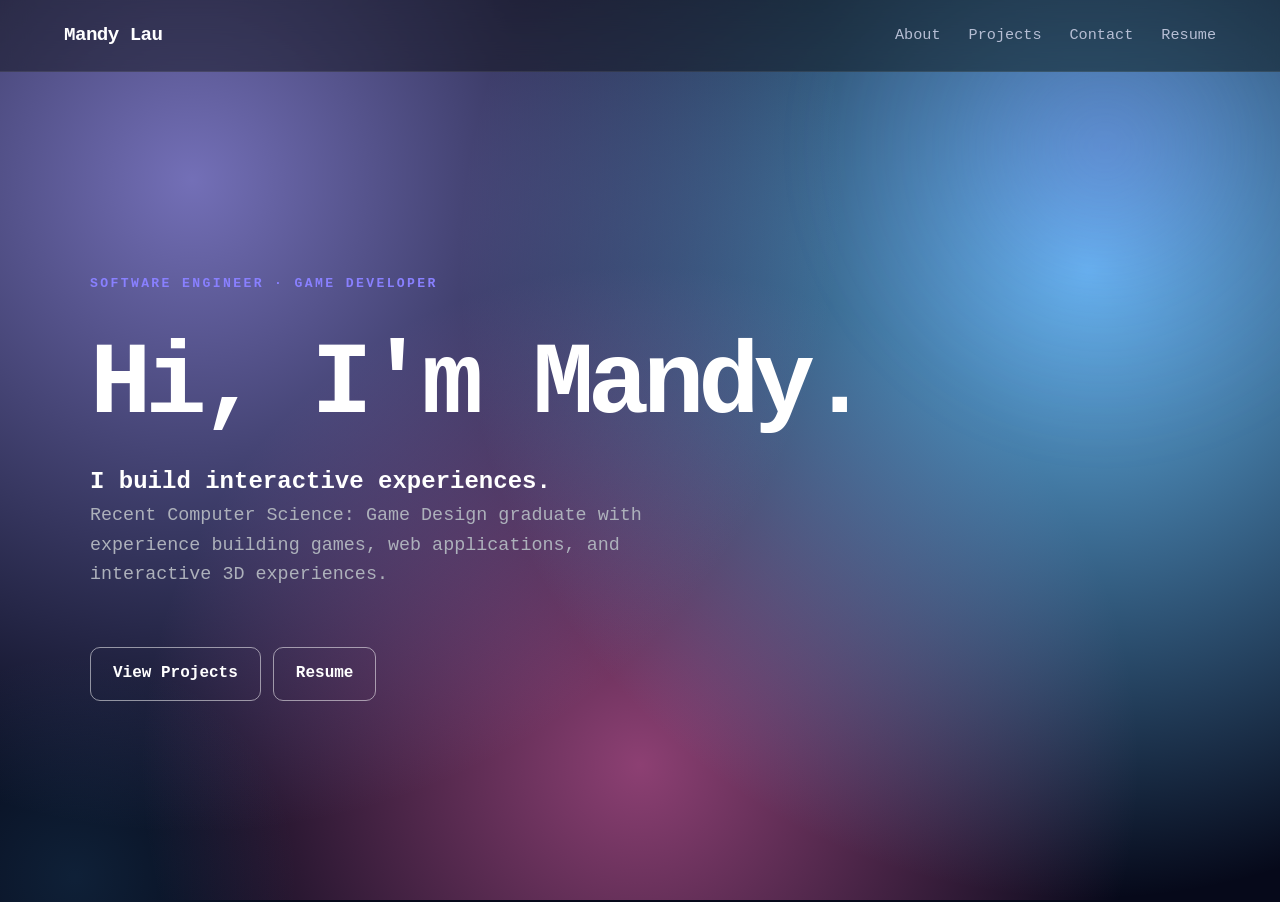
<file: index.html>
<!DOCTYPE html>
<html lang="en">
  <head>
    <meta charset="UTF-8">
    <meta name="viewport" content="width=device-width, initial-scale=1.0">

    <title>Mandy Lau | Software Engineer & Game Developer</title>

    <link rel="stylesheet" href="css/style.css">
  </head>

<body>
  <nav class="navbar">
    <a href="index.html" class="logo">Mandy Lau</a>

    <div class="nav-links">
      <a href="about.html">About</a>
      <a href="projects.html">Projects</a>
      <a href="contact.html">Contact</a>
      <a href="resume.pdf" target="_blank">Resume</a>
    </div>
  </nav>

  <main>

    <section class="hero">
      <div class="container">
        <div class="hero-content">

          <p class="hero-eyebrow">SOFTWARE ENGINEER · GAME DEVELOPER</p>
          <br>
      
          <h1>Hi, I'm Mandy.</h1>
          <h2><span>I build interactive experiences.</h2>

        <p class="hero-description">
          Recent Computer Science: Game Design graduate with experience 
          building games, web applications, and interactive 3D experiences.
        </p>

        <br> 

        <div class="hero-actions">
          <a href="projects.html" class="button">
            View Projects
          </a>

          <a href="resume.pdf" class="button" target="_blank">
            Resume
          </a>
        </div>
      </div>
    </section>

  </main>

</body>
</html>
</file>
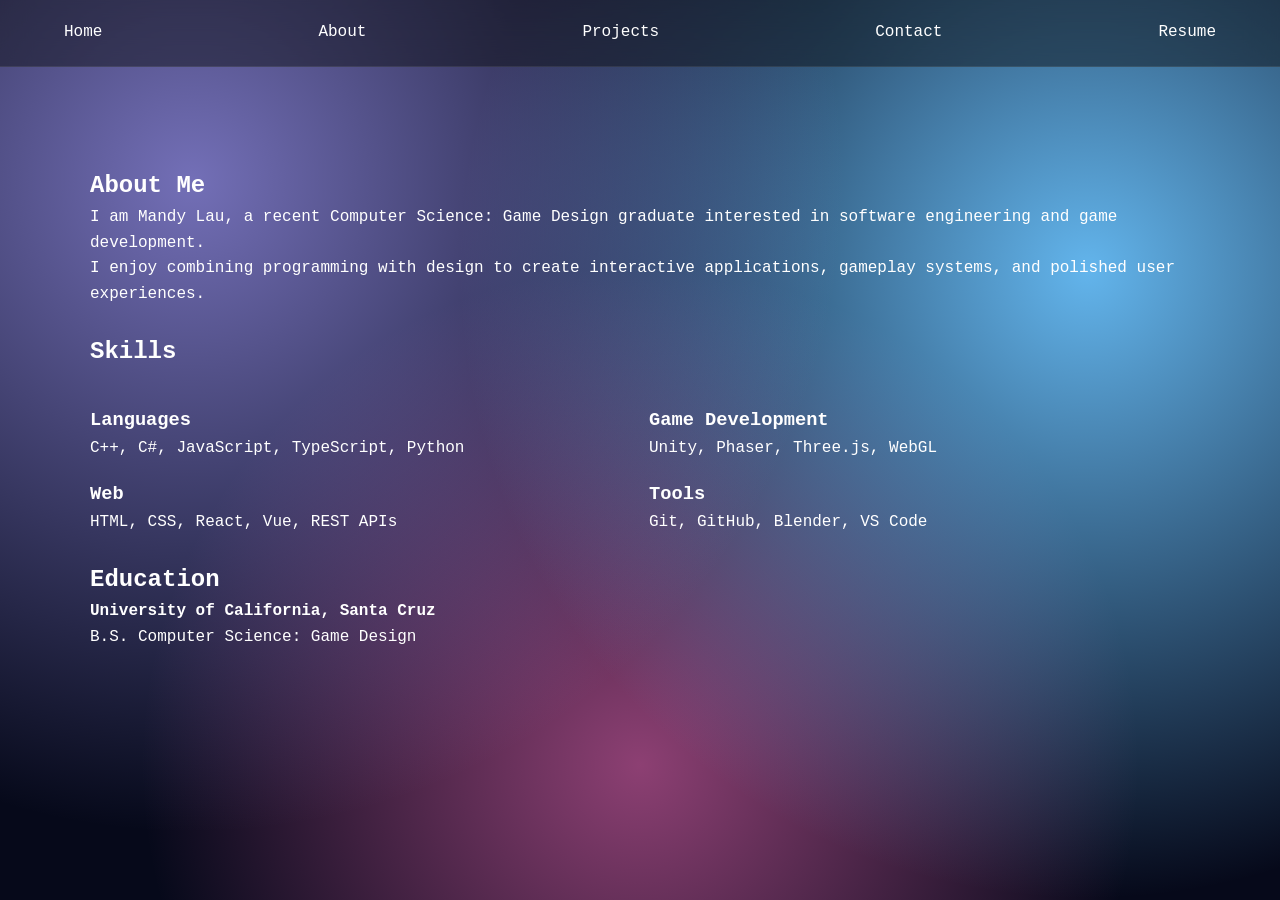
<file: about.html>
<!DOCTYPE html>
<html lang="en">
  <head>
    <meta charset="UTF-8">
    <meta name="viewport" content="width=device-width, initail-scale=1.0">

    <title>Mandy Lau | Software Engineer & Game Developer</title>

    <link rel="stylesheet" href="css/style.css">
  </head>

<body>
  <nav class="navbar">
        <a href="index.html">Home</a>
      <a href="about.html">About</a>
      <a href="projects.html">Projects</a>
      <a href="contact.html">Contact</a>
      <a href="resume.pdf" target="_blank">Resume</a>
  </nav>

<main>
    <section class="section">
        <div class="container">

            <h1>About Me</h1>

            <p>
                I am Mandy Lau, a recent Computer Science: Game Design graduate
                interested in software engineering and game development.
            </p>

            <p>
                I enjoy combining programming with design to create interactive
                applications, gameplay systems, and polished user experiences.
            </p>

            <br> 
            
            <h1>Skills</h1>

            <div class="skills-grid">
                <div>
                    <h3>Languages</h3>
                    <p>C++, C#, JavaScript, TypeScript, Python</p>
                </div>

                <div>
                    <h3>Game Development</h3>
                    <p>Unity, Phaser, Three.js, WebGL</p>
                </div>

                <div>
                    <h3>Web</h3>
                    <p>HTML, CSS, React, Vue, REST APIs</p>
                </div>

                <div>
                    <h3>Tools</h3>
                    <p>Git, GitHub, Blender, VS Code</p>
                </div>
            </div>

            <br>
            <h1>Education</h1>

            <p>
                <strong>University of California, Santa Cruz</strong><br>
                B.S. Computer Science: Game Design
            </p>
        </div>
    </section>
</main>
</body>
</html>
</file>
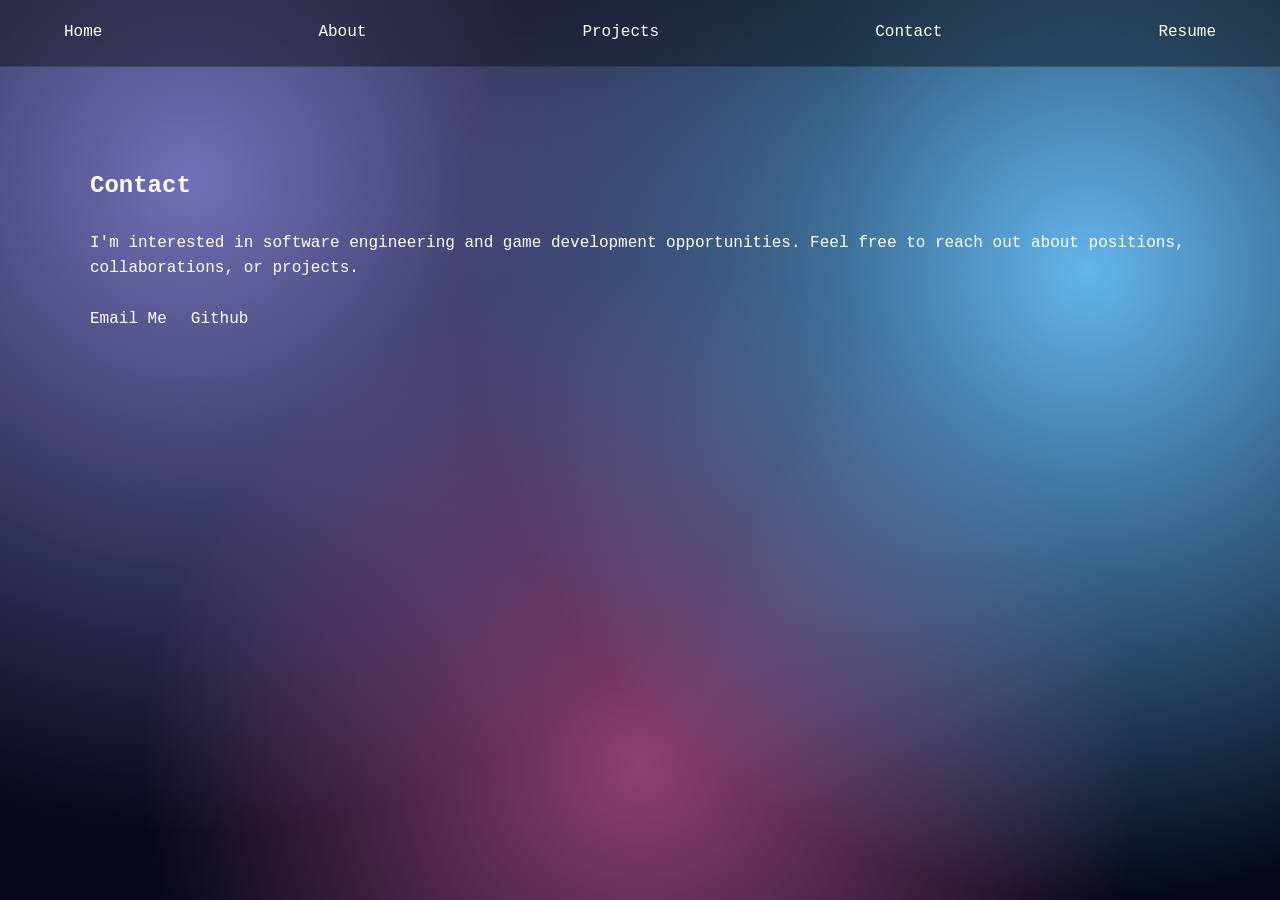
<file: contact.html>
<!DOCTYPE html>
<html lang="en">
  <head>
    <meta charset="UTF-8">
    <meta name="viewport" content="width=device-width, initail-scale=1.0">

    <title>Mandy Lau | Software Engineer & Game Developer</title>

    <link rel="stylesheet" href="css/style.css">
  </head>

<body>
  <nav class="navbar">
      <a href="index.html">Home</a>
      <a href="about.html">About</a>
      <a href="projects.html">Projects</a>
      <a href="contact.html">Contact</a>
      <a href="resume.pdf" target="_blank">Resume</a>
  </nav>

<main>
    <section class="section">
        <div class="container">

            <h1>Contact</h1>
            <br>

            <p>
                I'm interested in software engineering and game development
                opportunities. Feel free to reach out about positions, 
                collaborations, or projects.
            </p>

            <br> 
            <div class="contact-links">
        
                <a href="mailto:mandylau773@gmail.com">
                    Email Me
                </a>
        
            <br>
     
                <a href="https://github.com/mlau16" target="_blank">
                    Github
                </a>
            </div>
        </div>
    </section>
</main>
</body>
</html>
</file>
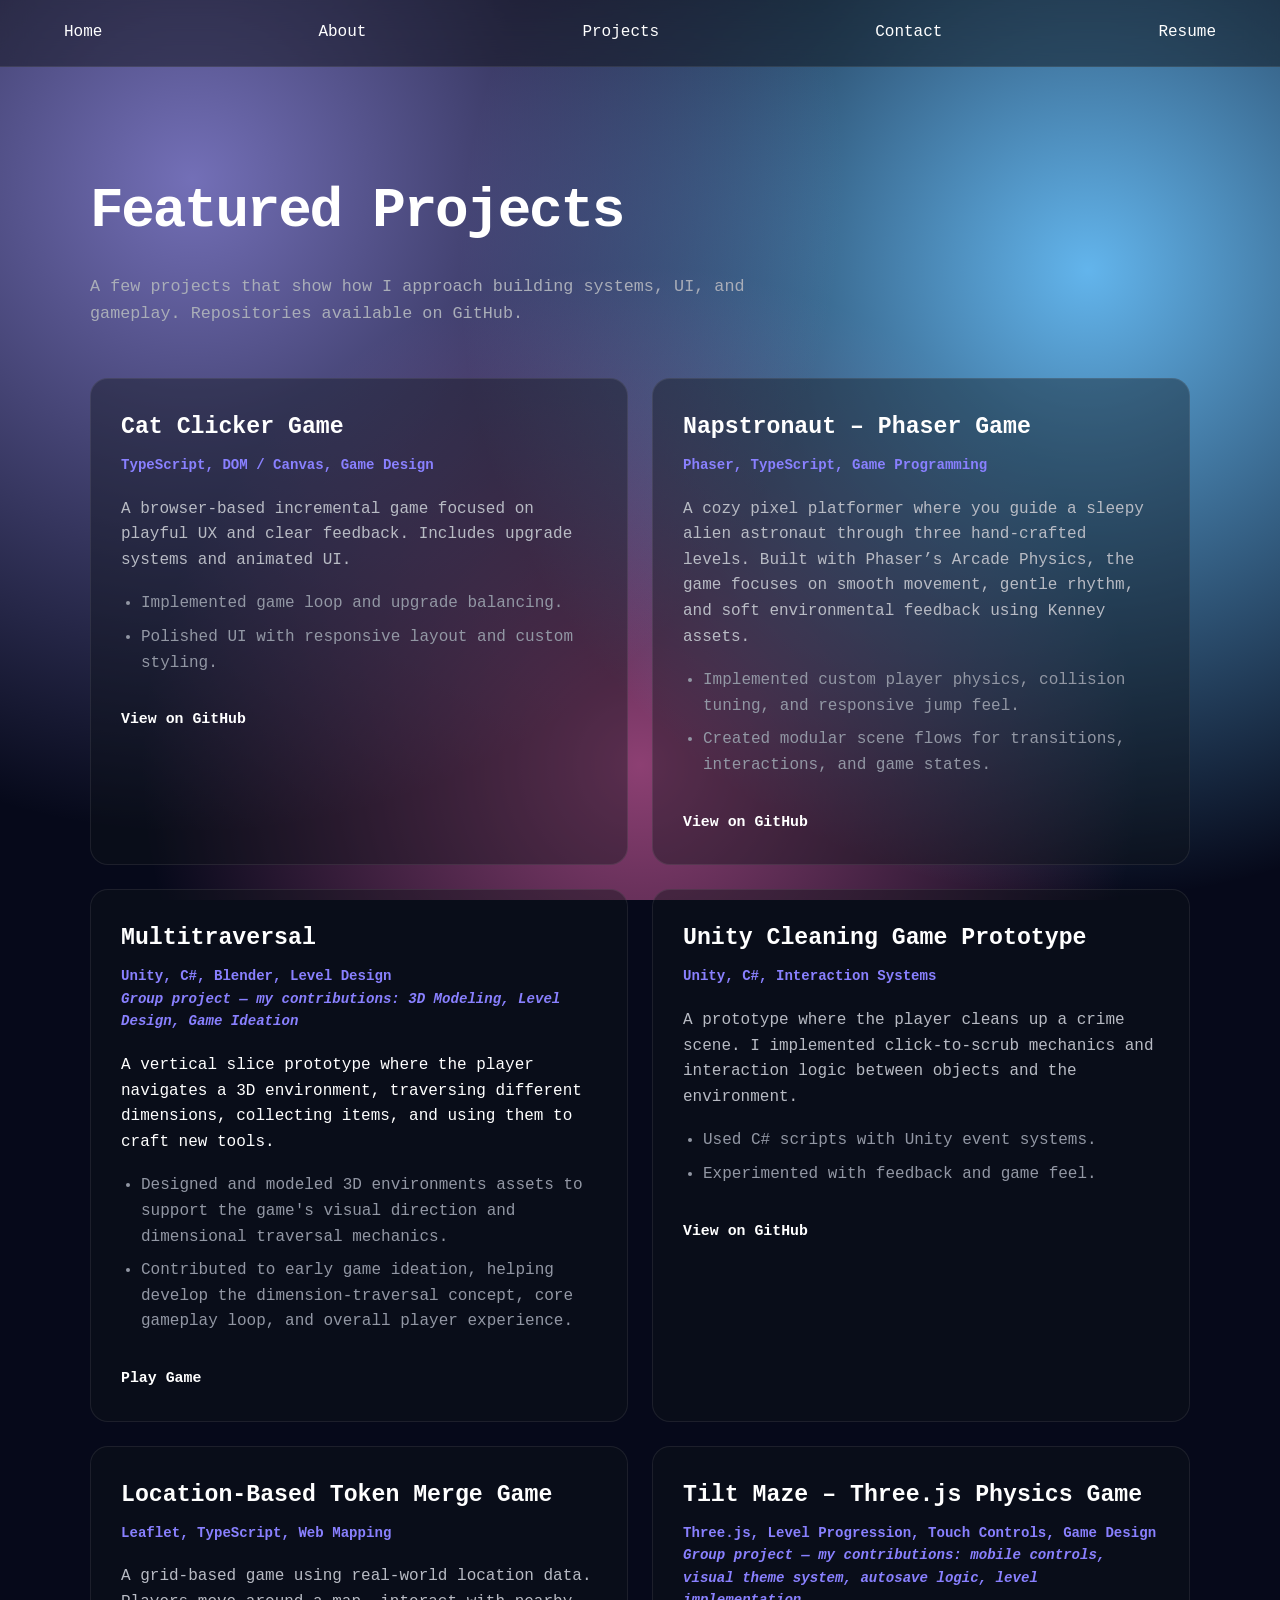
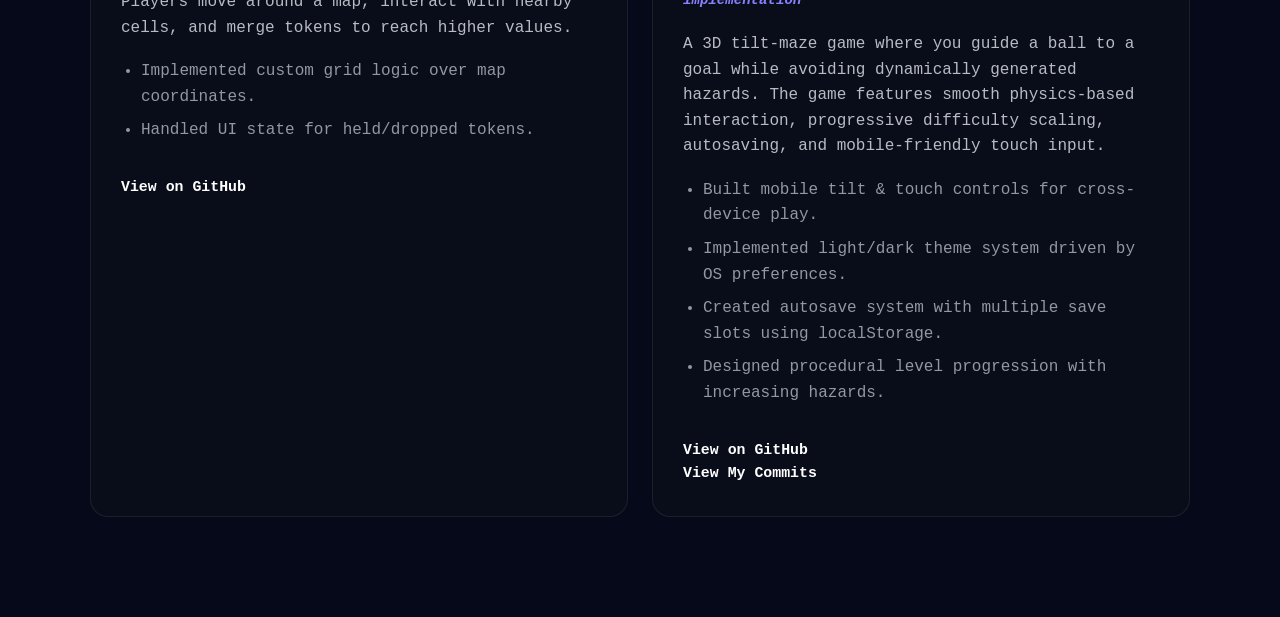
<file: projects.html>
<!DOCTYPE html>
<html lang=""en>
<head>
    <meta charset="UTF-8">
    <meta name="viewport" content="width=device-width, initial-scale=1.0">

    <title>Projects | Mandy Lau</title>

    <link rel="stylesheet" href="css/style.css">
</head>
<body>

    <nav class="navbar">
        <a href="index.html">Home</a>
        <a href="about.html">About</a>
        <a href="projects.html">Projects</a>
        <a href="contact.html">Contact</a>
        <a href="resume.pdf" target="_blank">Resume</a>
    </nav>
    <main>
        <section class="section">
        <div class="container">

            <h2> Featured Projects</h2>

            <p class="section-intro">
                A few projects that show how I approach building systems, UI, and
                gameplay. Repositories available on GitHub.
            </p>

            <div class="projects-grid">
            <!-- Project 1 -->
            <article class="project-card">
                <h3>Cat Clicker Game</h3>
                <p class="project-meta">TypeScript, DOM / Canvas, Game Design</p>
                <p>
                A browser-based incremental game focused on playful UX and clear
                feedback. Includes upgrade systems and animated UI.
                </p>
                <ul>
                <li>Implemented game loop and upgrade balancing.</li>
                <li>Polished UI with responsive layout and custom styling.</li>
                </ul>
                <a href="https://github.com/mlau16/cmpm-121-f25-d1" class="link project-link">
                View on GitHub
                </a>
            </article>

            <!-- Project 2 -->
            <article class="project-card">
                <h3>Napstronaut – Phaser Game</h3>
                <p class="project-meta">Phaser, TypeScript, Game Programming</p>
                <p>
                    A cozy pixel platformer where you guide a sleepy alien astronaut through three
                    hand-crafted levels. Built with Phaser’s Arcade Physics, the game focuses on
                    smooth movement, gentle rhythm, and soft environmental feedback using Kenney assets. 
                </p>
                <ul>
                <li>Implemented custom player physics, collision tuning, and responsive jump feel.</li>
                <li>Created modular scene flows for transitions, interactions, and game states.</li>
                </ul>
                <a href="https://github.com/mlau16/Napstronaut" class="link project-link">
                View on GitHub
                </a>
            </article>

            <!-- Project 3 -->
            <article class="project-card">
                <h3>Multitraversal</h3>
                <p class="project-meta">
                Unity, C#, Blender, Level Design
                <br><em>Group project — my contributions: 3D Modeling, Level Design, Game Ideation</em>
                </p>
                A vertical slice prototype where the player navigates a 3D 
                environment, traversing different dimensions, collecting items,
                and using them to craft new tools. 
                </p>
                <ul>
                <li>Designed and modeled 3D environments assets to support the game's 
                    visual direction and dimensional traversal mechanics.
                </li>
                <li>Contributed to early game ideation, helping develop the dimension-traversal concept,
                    core gameplay loop, and overall player experience.
                </li>
                </ul>
                <a href="https://mlau16.itch.io/multitraversal" target="_blank" class="link project-link">
                Play Game
                </a>
            </article>

            <!-- Project 4 -->
            <article class="project-card">
                <h3>Unity Cleaning Game Prototype</h3>
                <p class="project-meta">Unity, C#, Interaction Systems</p>
                <p>
                A prototype where the player cleans up a crime scene. I
                implemented click-to-scrub mechanics and interaction logic
                between objects and the environment.
                </p>
                <ul>
                <li>Used C# scripts with Unity event systems.</li>
                <li>Experimented with feedback and game feel.</li>
                </ul>
                <a href="https://github.com/mlau16/Prototype3-MurderScene" class="link project-link">
                View on GitHub
                </a>
            </article>

            <!-- Project 5 -->
            <article class="project-card">
                <h3>Location-Based Token Merge Game</h3>
                <p class="project-meta">Leaflet, TypeScript, Web Mapping</p>
                <p>
                A grid-based game using real-world location data. Players move
                around a map, interact with nearby cells, and merge tokens to
                reach higher values.
                </p>
                <ul>
                <li>Implemented custom grid logic over map coordinates.</li>
                <li>Handled UI state for held/dropped tokens.</li>
                </ul>
                <a href="https://github.com/mlau16/cmpm-121-f25-d3" class="link project-link">
                View on GitHub
                </a>
            </article>

            <!-- Project 6 -->
            <article class="project-card">
                <h3>Tilt Maze – Three.js Physics Game</h3>
                <p class="project-meta">
                Three.js, Level Progression, Touch Controls, Game Design
                <br><em>Group project — my contributions: mobile controls, visual theme system, autosave logic, level implementation</em>
                </p>

                <p>
                A 3D tilt-maze game where you guide a ball to a goal while avoiding dynamically
                generated hazards. The game features smooth physics-based interaction, progressive
                difficulty scaling, autosaving, and mobile-friendly touch input.
                </p>

                <ul>
                <li>Built mobile tilt & touch controls for cross-device play.</li>
                <li>Implemented light/dark theme system driven by OS preferences.</li>
                <li>Created autosave system with multiple save slots using localStorage.</li>
                <li>Designed procedural level progression with increasing hazards.</li>
                </ul>

                <a href="https://github.com/dfang10/CMPM-121-Final-game/tree/master" class="link project-link">
                View on GitHub
                </a>

                <a href="https://github.com/dfang10/CMPM-121-Final-game/commits/master/" class="link project-link">
                View My Commits
                </a>
            </article>
            </div>
        </div>
        </section>
    </main>
</body>

</html>
</file>
<file: css/style.css>
/* ---------- GLOBAL ---------- */

* {
  margin: 0;
  padding: 0;
  box-sizing: border-box;
}

html {
  scroll-behavior: smooth;
}

body {
  font-family: "Lucida Console", "Courier New", monospace;
  background: 
  radial-gradient(circle at 15% 20%, rgba(165, 158, 255, 0.685), transparent 50%),
  radial-gradient(circle at 85% 30%, rgba(107, 196, 255, 0.918), transparent 50%),
  radial-gradient(circle at 50% 85%, rgba(255, 110, 190, 0.541), transparent 50%),
  #06091a;

  background-attachment: fixed;

  color: #ffffff;
  line-height: 1.6;
  
  position: relative;
}

a {
  text-decoration: none;
  color: inherit;
}

.container {
  width: min(1100px, 90%);
  margin: 0 auto;
}

main {
  min-height: 80vh;
}

.section {
  padding: 100px 0;
}

.section-muted {
  background: rgba(17, 20, 27, 0.55);

  border-top: 1px solid rgba(255, 255, 255, 0.04);
  border-bottom: 1px solid rgba(255, 255, 255, 0.04);

  backdrop-filter: blur(8px);
}


/* ---------- NAVBAR ---------- */

.navbar {
  position: sticky;
  top: 0;
  z-index: 1000;

  display: flex;
  align-items: center;
  justify-content: space-between;

  padding: 20px 5%;

  background: rgba(11, 13, 18, 0.466);
  backdrop-filter: blur(15px);

  border-bottom: 1px solid rgba(255,255,255,0.08);
}

.logo {
  font-size: 1.2rem;
  font-weight: 700;
  letter-spacing: -0.03em;
}

.nav-links {
  display: flex;
  align-items: center;
  gap: 28px;
}

.nav-links a {
  color: #b6bed4;
  font-size: 0.95rem;

  transition: color 0.2s ease;
}

.nav-links a:hover {
  color: #ffffff;
}

.nav-links .active {
  color: #ffffff;
}


/* ---------- BUTTONS ---------- */

.button {
  display: inline-flex;
  align-items: center;

  padding: 13px 22px;

  border-radius: 10px;
  border: 1px solid rgba(255, 255, 255, 0.521);

  font-weight: 600;

  transition:
    transform 0.2s ease,
    background 0.2s ease,
    border-color 0.2s ease;
}

.button:hover {
  transform: translateY(-2px);
}

.button-primary {
  background: #f5f5f5;
  color: #0b0d12;
}

.button-primary:hover {
  background: #ffffff;
}

.button-secondary {
  background: rgba(255,255,255,0.03);
}

.button-secondary:hover {
  background: rgba(255,255,255,0.08);
  border-color: rgba(255,255,255,0.3);
}


/* ---------- HERO ---------- */

.hero {
  min-height: calc(100vh - 70px);

  display: flex;
  align-items: center;

  position: relative;
  overflow: hidden;
}

.hero::before {
  content: "";

  position: absolute;
  width: 650px;
  height: 650px;

  top: -250px;
  right: -150px;

  background: radial-gradient(
    circle,
    rgba(137, 128, 255, 0.25),
    rgba(137, 128, 255, 0.08) 35%,
    transparent 70%
  );

  filter: blur(10px);

  pointer-events: none;
}

.hero::after {
  content: "";
  position: absolute;

  width: 450px;
  height: 450px;

  bottom: -200px;
  left: -150px;

  background: radial-gradient(
    circle,
    rgba(75, 190, 255, 0.13),
    transparent 70%
  );

  pointer-events: none;
}

.hero-content {
  position: relative;
  z-index: 1;

  max-width: 800px;
}

.hero-eyebrow,
.section-label {
  color: #8980ff;

  font-size: 0.82rem;
  font-weight: 700;

  letter-spacing: 0.18em;

  margin-bottom: 18px;
}

.hero h1 {
  font-size: clamp(3.2rem, 8vw, 6.5rem);
  line-height: 0.95;

  letter-spacing: -0.06em;

  margin-bottom: 28px;
}

.hero h1 span {
  display: block;

  background: linear-gradient(
    90deg,
    #8980ff,
    #79c8ff,
    #d99cff
  );

  -webkit-background-clip: text;
  background-clip: text;

  color: transparent;
}

.hero-description {
  max-width: 650px;

  color: #adb1bb;

  font-size: 1.15rem;

  margin-bottom: 32px;
}

.hero-actions {
  display: flex;
  gap: 12px;
  flex-wrap: wrap;
}


/* ---------- PAGE HEADERS ---------- */

.page-header {
  padding: 110px 0 65px;

  border-bottom: 1px solid rgba(255,255,255,0.08);
}

.page-header h1 {
  font-size: clamp(3rem, 7vw, 5rem);

  letter-spacing: -0.05em;
  line-height: 1;

  margin-bottom: 18px;
}

.page-header p {
  max-width: 650px;

  color: #a9adb8;

  font-size: 1.1rem;
}


/* ---------- HEADINGS ---------- */

.section h2 {
  font-size: clamp(2.2rem, 5vw, 3.5rem);

  letter-spacing: -0.04em;

  margin-bottom: 18px;
}

.section-intro {
  color: #a9adb8;

  max-width: 680px;

  margin-bottom: 50px;

  font-size: 1.05rem;
}


/* ---------- PROJECTS ---------- */

.projects-grid {
  display: grid;

  grid-template-columns: repeat(2, 1fr);

  gap: 24px;
}

.project-card {
  padding: 30px;

  border-radius: 18px;

  background: #11141b67;

  border: 1px solid rgba(255,255,255,0.08);

  display: flex;
  flex-direction: column;

  transition:
    transform 0.25s ease,
    border-color 0.25s ease,
    background 0.25s ease;
}

.project-card:hover {
  transform: translateY(-5px);

  border-color: rgba(137,128,255,0.45);

  background: #141821;
}

.project-card h3 {
  font-size: 1.45rem;

  margin-bottom: 8px;
}

.project-meta {
  color: #8980ff;

  font-size: 0.88rem;
  font-weight: 600;

  margin-bottom: 20px;
}

.project-card > p:not(.project-meta) {
  color: #b8bbc4;

  margin-bottom: 18px;
}

.project-card ul {
  padding-left: 20px;

  color: #9297a4;

  margin-bottom: 24px;
}

.project-card li {
  margin-bottom: 8px;
}

.project-links {
  display: flex;
  gap: 20px;

  margin-top: auto;
}

.project-link {
  color: #ffffff;

  font-size: 0.93rem;
  font-weight: 600;

  transition: color 0.2s ease;
}

.project-link:hover {
  color: #8980ff;
}


/* ---------- ABOUT ---------- */

.about-grid {
  display: grid;

  grid-template-columns: 1.1fr 0.9fr;

  gap: 80px;

  align-items: start;
}

.about-text p {
  color: #b7bac4;

  font-size: 1.08rem;

  margin-bottom: 22px;
}

.about-card {
  background: #11141b;

  border: 1px solid rgba(255,255,255,0.08);

  border-radius: 18px;

  padding: 30px;
}

.about-card h3 {
  margin-bottom: 8px;
}

.about-card p {
  color: #9da1ad;
}


/* ---------- SKILLS ---------- */

.skills-grid {
  display: grid;

  grid-template-columns: repeat(2, 1fr);

  gap: 18px;

  margin-top: 35px;
}

.skill-card {
  padding: 25px;

  background: #11141b;

  border: 1px solid rgba(255,255,255,0.08);

  border-radius: 14px;
}

.skill-card h3 {
  font-size: 1rem;

  margin-bottom: 10px;
}

.skill-card p {
  color: #9297a4;

  font-size: 0.95rem;
}


/* ---------- CONTACT ---------- */

.contact-wrapper {
  max-width: 700px;
}

.contact-wrapper h1 {
  font-size: clamp(3rem, 7vw, 5rem);

  margin-bottom: 24px;

  letter-spacing: -0.05em;
}

.contact-wrapper p {
  color: #a9adb8;

  font-size: 1.1rem;

  margin-bottom: 30px;
}

.contact-links {
  display: flex;
  flex-wrap: wrap;

  gap: 12px;
}


/* ---------- FOOTER ---------- */

footer {
  padding: 30px 5%;

  border-top: 1px solid rgba(255,255,255,0.08);

  color: #777c88;

  font-size: 0.9rem;
}


/* ---------- RESPONSIVE ---------- */

@media (max-width: 800px) {

  .navbar {
    padding: 18px 5%;
  }

  .nav-links {
    gap: 15px;
  }

  .projects-grid,
  .about-grid,
  .skills-grid {
    grid-template-columns: 1fr;
  }

  .about-grid {
    gap: 45px;
  }

  .section {
    padding: 70px 0;
  }

  .hero {
    min-height: 85vh;
  }

}


@media (max-width: 550px) {

  .logo {
    font-size: 1rem;
  }

  .nav-links {
    gap: 10px;
  }

  .nav-links a {
    font-size: 0.82rem;
  }

  .hero h1 {
    font-size: 3.4rem;
  }

  .project-card {
    padding: 24px;
  }

}
</file>
